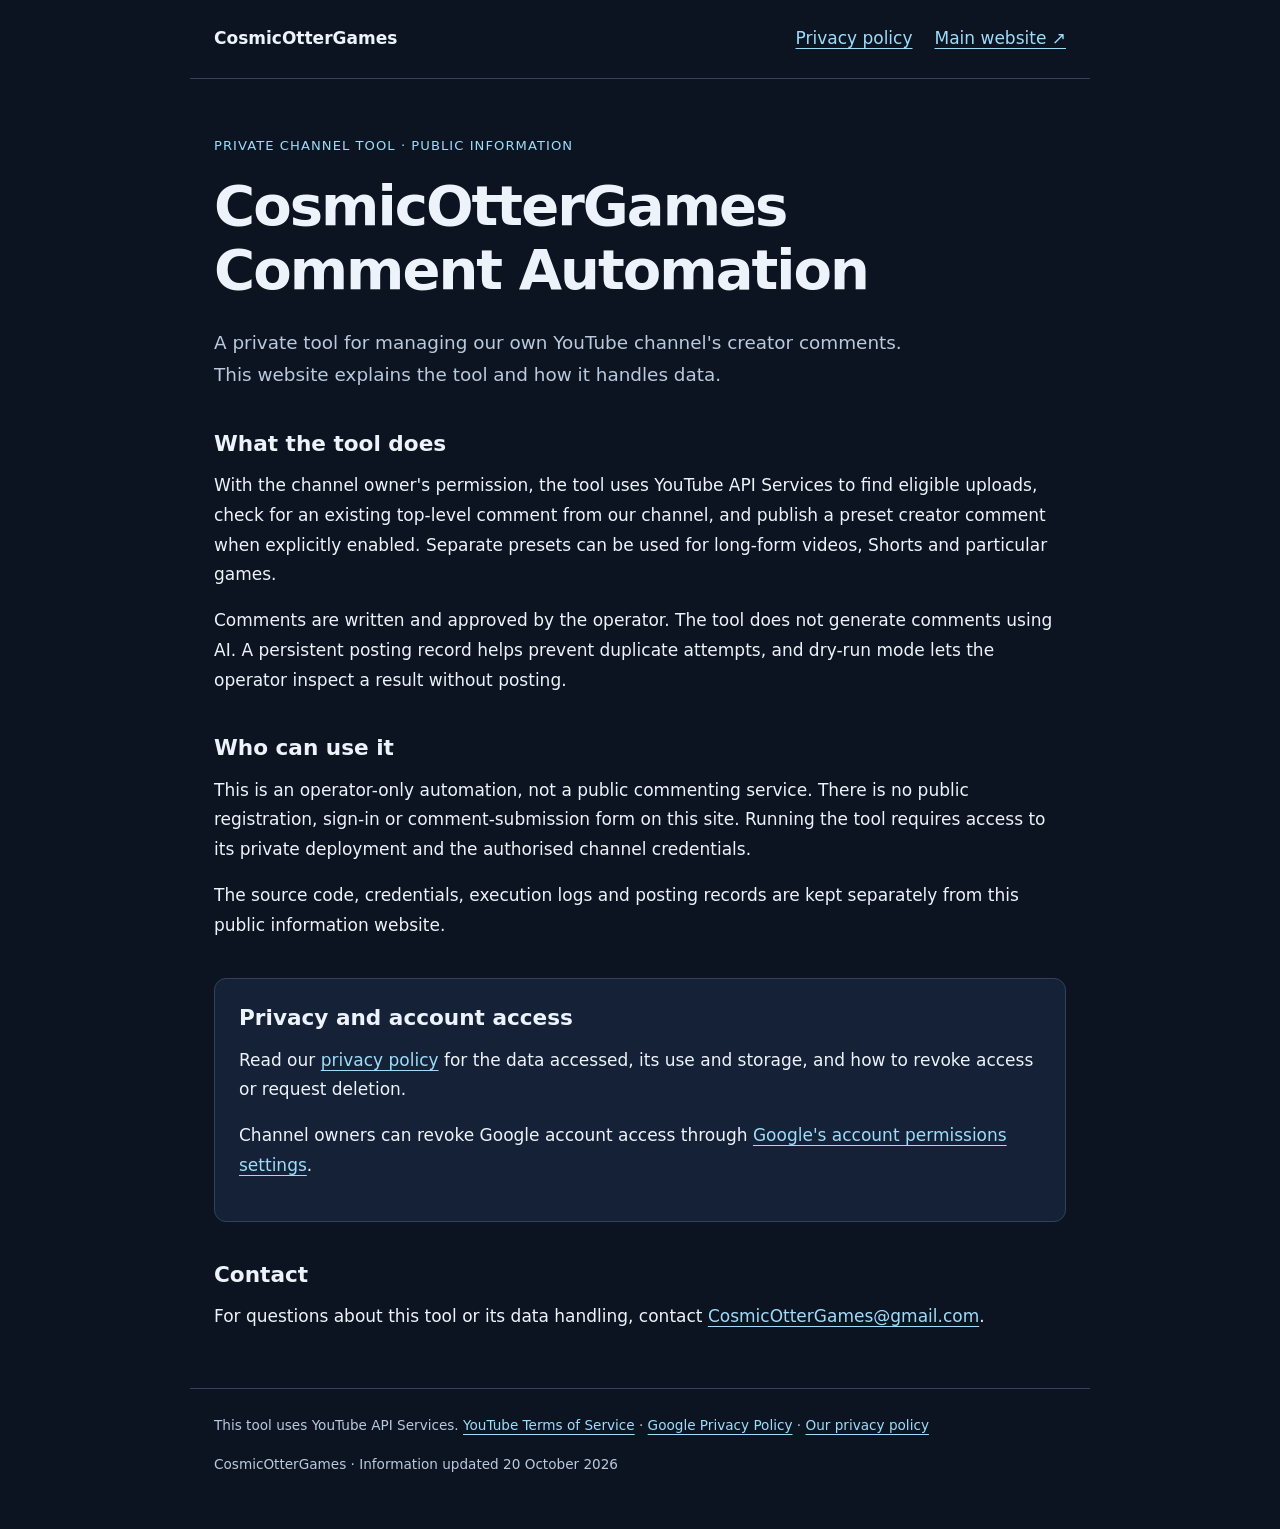
<file: index.html>
<!doctype html>
<html lang="en-GB">
<head>
  <meta charset="utf-8">
  <meta name="viewport" content="width=device-width, initial-scale=1">
  <meta name="description" content="Information about CosmicOtterGames' private YouTube creator-comment automation.">
  <title>Comment Automation · CosmicOtterGames</title>
  <link rel="stylesheet" href="styles.css">
</head>
<body>
  <header><a class="brand" href="./">CosmicOtterGames</a><nav aria-label="Main navigation"><a href="privacy.html">Privacy policy</a><a href="https://cosmicottergames.com/">Main website ↗</a></nav></header>
  <main>
    <p class="eyebrow">Private channel tool · Public information</p>
    <h1>CosmicOtterGames<br>Comment Automation</h1>
    <p class="intro">A private tool for managing our own YouTube channel's creator comments. This website explains the tool and how it handles data.</p>
    <section aria-labelledby="purpose"><h2 id="purpose">What the tool does</h2><p>With the channel owner's permission, the tool uses YouTube API Services to find eligible uploads, check for an existing top-level comment from our channel, and publish a preset creator comment when explicitly enabled. Separate presets can be used for long-form videos, Shorts and particular games.</p><p>Comments are written and approved by the operator. The tool does not generate comments using AI. A persistent posting record helps prevent duplicate attempts, and dry-run mode lets the operator inspect a result without posting.</p></section>
    <section aria-labelledby="access"><h2 id="access">Who can use it</h2><p>This is an operator-only automation, not a public commenting service. There is no public registration, sign-in or comment-submission form on this site. Running the tool requires access to its private deployment and the authorised channel credentials.</p><p>The source code, credentials, execution logs and posting records are kept separately from this public information website.</p></section>
    <section class="notice" aria-labelledby="privacy"><h2 id="privacy">Privacy and account access</h2><p>Read our <a href="privacy.html">privacy policy</a> for the data accessed, its use and storage, and how to revoke access or request deletion.</p><p>Channel owners can revoke Google account access through <a href="https://security.google.com/settings/security/permissions">Google's account permissions settings</a>.</p></section>
    <section aria-labelledby="contact"><h2 id="contact">Contact</h2><p>For questions about this tool or its data handling, contact <a href="mailto:CosmicOtterGames@gmail.com">CosmicOtterGames@gmail.com</a>.</p></section>
  </main>
  <footer><p>This tool uses YouTube API Services. <a href="https://www.youtube.com/t/terms">YouTube Terms of Service</a> · <a href="https://policies.google.com/privacy">Google Privacy Policy</a> · <a href="privacy.html">Our privacy policy</a></p><p>CosmicOtterGames · Information updated 20 October 2026</p></footer>
</body>
</html>
</file>
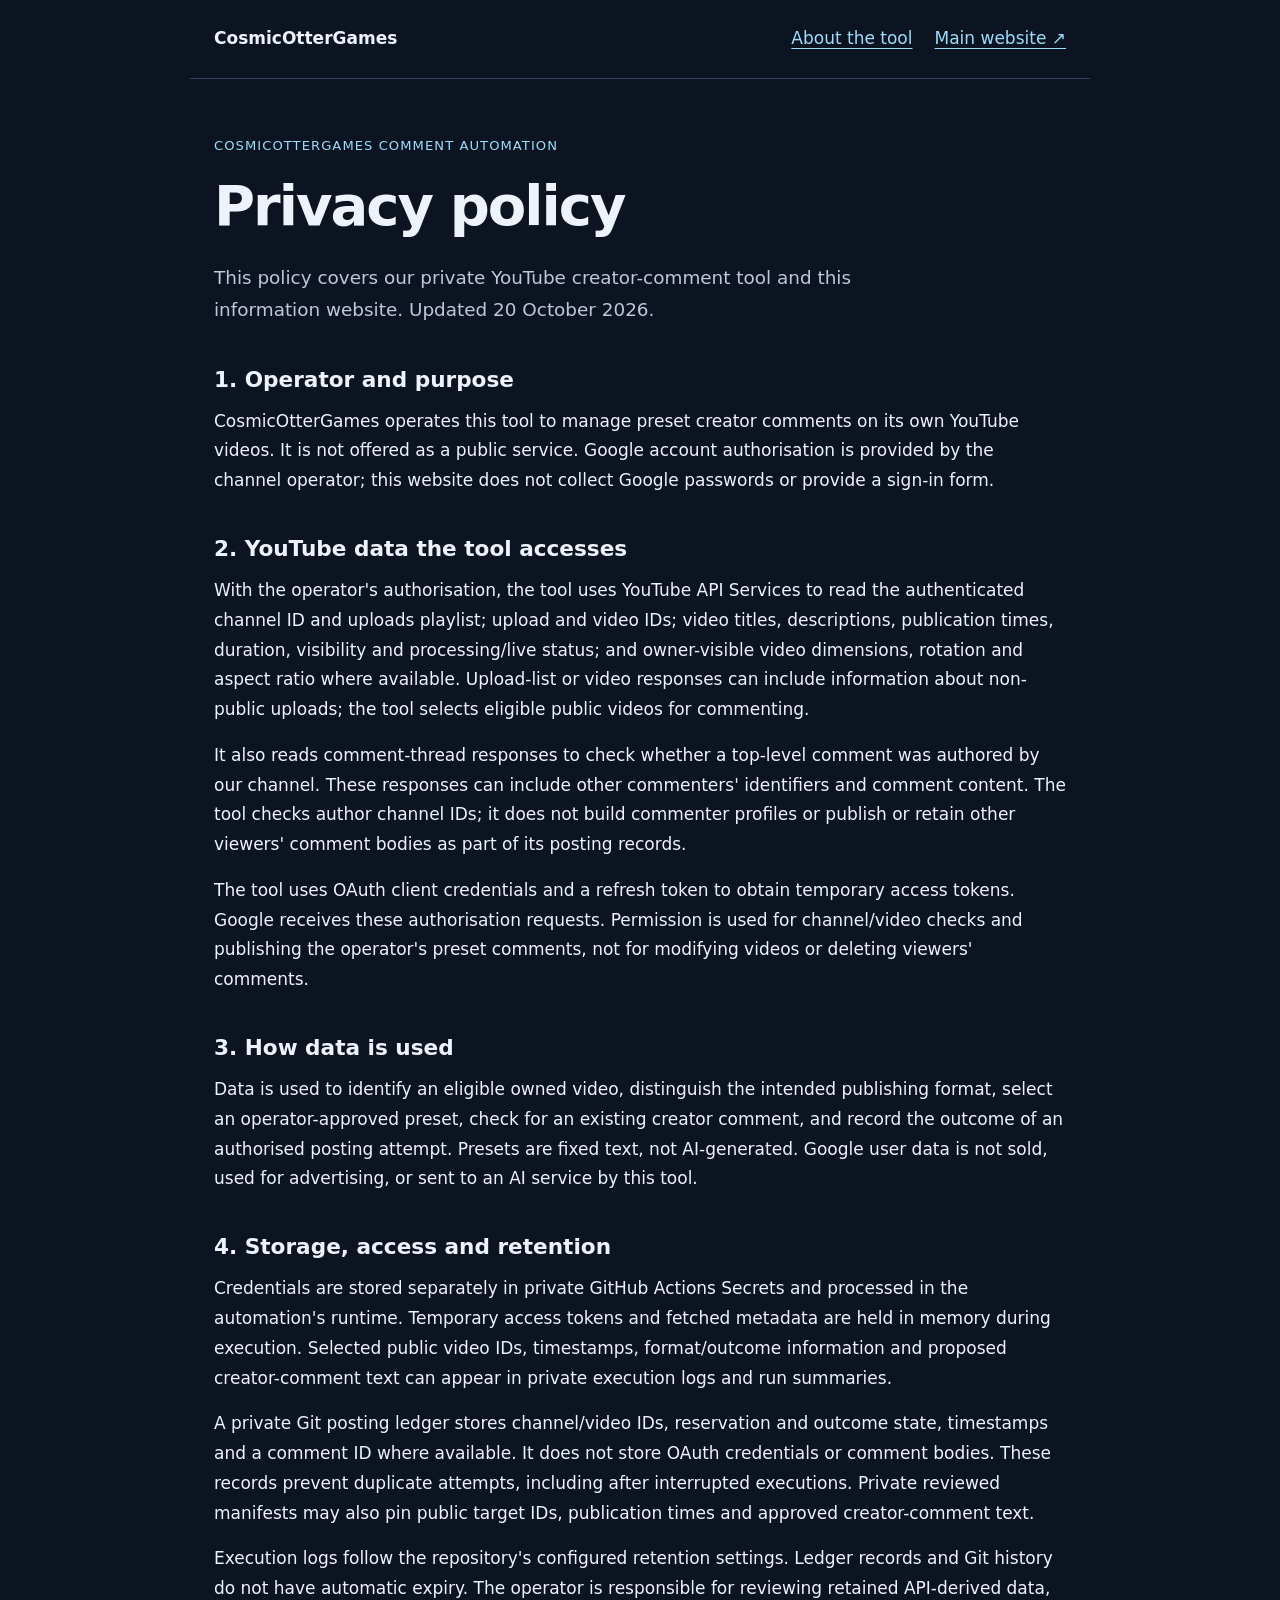
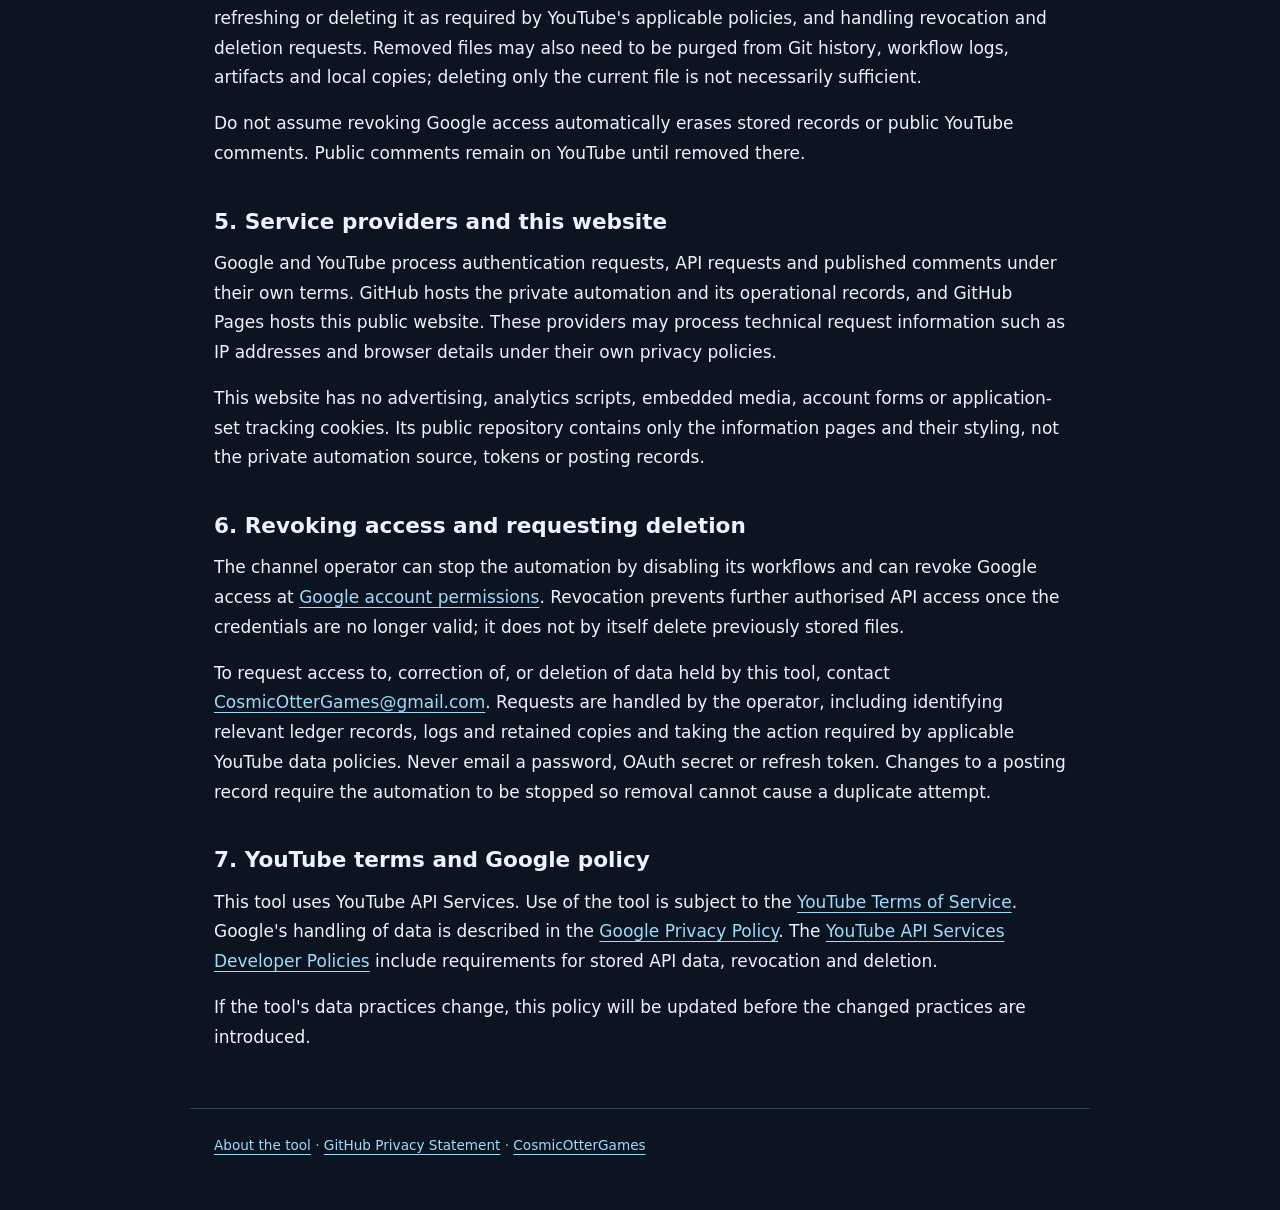
<file: privacy.html>
<!doctype html>
<html lang="en-GB">
<head>
  <meta charset="utf-8">
  <meta name="viewport" content="width=device-width, initial-scale=1">
  <meta name="description" content="Privacy policy for CosmicOtterGames Comment Automation, a private YouTube channel tool.">
  <title>Privacy policy · CosmicOtterGames Comment Automation</title>
  <link rel="stylesheet" href="styles.css">
</head>
<body>
  <header><a class="brand" href="./">CosmicOtterGames</a><nav aria-label="Main navigation"><a href="./">About the tool</a><a href="https://cosmicottergames.com/">Main website ↗</a></nav></header>
  <main>
    <p class="eyebrow">CosmicOtterGames Comment Automation</p><h1>Privacy policy</h1><p class="intro">This policy covers our private YouTube creator-comment tool and this information website. Updated 20 October 2026.</p>
    <section><h2>1. Operator and purpose</h2><p>CosmicOtterGames operates this tool to manage preset creator comments on its own YouTube videos. It is not offered as a public service. Google account authorisation is provided by the channel operator; this website does not collect Google passwords or provide a sign-in form.</p></section>
    <section><h2>2. YouTube data the tool accesses</h2><p>With the operator's authorisation, the tool uses YouTube API Services to read the authenticated channel ID and uploads playlist; upload and video IDs; video titles, descriptions, publication times, duration, visibility and processing/live status; and owner-visible video dimensions, rotation and aspect ratio where available. Upload-list or video responses can include information about non-public uploads; the tool selects eligible public videos for commenting.</p><p>It also reads comment-thread responses to check whether a top-level comment was authored by our channel. These responses can include other commenters' identifiers and comment content. The tool checks author channel IDs; it does not build commenter profiles or publish or retain other viewers' comment bodies as part of its posting records.</p><p>The tool uses OAuth client credentials and a refresh token to obtain temporary access tokens. Google receives these authorisation requests. Permission is used for channel/video checks and publishing the operator's preset comments, not for modifying videos or deleting viewers' comments.</p></section>
    <section><h2>3. How data is used</h2><p>Data is used to identify an eligible owned video, distinguish the intended publishing format, select an operator-approved preset, check for an existing creator comment, and record the outcome of an authorised posting attempt. Presets are fixed text, not AI-generated. Google user data is not sold, used for advertising, or sent to an AI service by this tool.</p></section>
    <section><h2>4. Storage, access and retention</h2><p>Credentials are stored separately in private GitHub Actions Secrets and processed in the automation's runtime. Temporary access tokens and fetched metadata are held in memory during execution. Selected public video IDs, timestamps, format/outcome information and proposed creator-comment text can appear in private execution logs and run summaries.</p><p>A private Git posting ledger stores channel/video IDs, reservation and outcome state, timestamps and a comment ID where available. It does not store OAuth credentials or comment bodies. These records prevent duplicate attempts, including after interrupted executions. Private reviewed manifests may also pin public target IDs, publication times and approved creator-comment text.</p><p>Execution logs follow the repository's configured retention settings. Ledger records and Git history do not have automatic expiry. The operator is responsible for reviewing retained API-derived data, refreshing or deleting it as required by YouTube's applicable policies, and handling revocation and deletion requests. Removed files may also need to be purged from Git history, workflow logs, artifacts and local copies; deleting only the current file is not necessarily sufficient.</p><p>Do not assume revoking Google access automatically erases stored records or public YouTube comments. Public comments remain on YouTube until removed there.</p></section>
    <section><h2>5. Service providers and this website</h2><p>Google and YouTube process authentication requests, API requests and published comments under their own terms. GitHub hosts the private automation and its operational records, and GitHub Pages hosts this public website. These providers may process technical request information such as IP addresses and browser details under their own privacy policies.</p><p>This website has no advertising, analytics scripts, embedded media, account forms or application-set tracking cookies. Its public repository contains only the information pages and their styling, not the private automation source, tokens or posting records.</p></section>
    <section><h2>6. Revoking access and requesting deletion</h2><p>The channel operator can stop the automation by disabling its workflows and can revoke Google access at <a href="https://security.google.com/settings/security/permissions">Google account permissions</a>. Revocation prevents further authorised API access once the credentials are no longer valid; it does not by itself delete previously stored files.</p><p>To request access to, correction of, or deletion of data held by this tool, contact <a href="mailto:CosmicOtterGames@gmail.com">CosmicOtterGames@gmail.com</a>. Requests are handled by the operator, including identifying relevant ledger records, logs and retained copies and taking the action required by applicable YouTube data policies. Never email a password, OAuth secret or refresh token. Changes to a posting record require the automation to be stopped so removal cannot cause a duplicate attempt.</p></section>
    <section><h2>7. YouTube terms and Google policy</h2><p>This tool uses YouTube API Services. Use of the tool is subject to the <a href="https://www.youtube.com/t/terms">YouTube Terms of Service</a>. Google's handling of data is described in the <a href="https://policies.google.com/privacy">Google Privacy Policy</a>. The <a href="https://developers.google.com/youtube/terms/developer-policies">YouTube API Services Developer Policies</a> include requirements for stored API data, revocation and deletion.</p><p>If the tool's data practices change, this policy will be updated before the changed practices are introduced.</p></section>
  </main>
  <footer><p><a href="./">About the tool</a> · <a href="https://docs.github.com/en/site-policy/privacy-policies/github-general-privacy-statement">GitHub Privacy Statement</a> · <a href="https://cosmicottergames.com/">CosmicOtterGames</a></p></footer>
</body>
</html>
</file>
<file: styles.css>
:root{color-scheme:dark;--bg:#0c1422;--panel:#142137;--ink:#edf3fa;--muted:#bac9dc;--accent:#9edcfa;--border:#30425d}
*{box-sizing:border-box}body{margin:0;background:var(--bg);color:var(--ink);font:17px/1.75 system-ui,-apple-system,BlinkMacSystemFont,"Segoe UI",sans-serif}header,main,footer{width:min(900px,100%);margin:auto;padding:24px}header{display:flex;justify-content:space-between;gap:20px;align-items:center;border-bottom:1px solid var(--border)}.brand{font-weight:750;text-decoration:none;color:var(--ink)}nav{display:flex;gap:22px;flex-wrap:wrap}a{color:var(--accent);text-underline-offset:4px;overflow-wrap:anywhere}a:hover{text-decoration-thickness:2px}a:focus-visible{outline:3px solid var(--accent);outline-offset:5px}main{padding-top:56px;padding-bottom:40px}h1{font-size:clamp(2rem,6vw,3.5rem);line-height:1.15;letter-spacing:-.035em;margin:12px 0 24px}h2{font-size:1.35rem;line-height:1.4;margin:0 0 12px}.eyebrow{font-size:.82rem;letter-spacing:.08em;text-transform:uppercase;color:var(--accent)}.intro{font-size:1.15rem;color:var(--muted);max-width:730px}section{margin-top:38px}p{margin:0 0 16px}.notice{background:var(--panel);padding:24px;border:1px solid var(--border);border-radius:12px}footer{border-top:1px solid var(--border);font-size:.85rem;color:var(--muted);padding-top:25px;padding-bottom:36px}@media(max-width:600px){header{align-items:flex-start;flex-direction:column}header,main,footer{padding-left:20px;padding-right:20px}main{padding-top:36px}nav{font-size:.9rem;gap:18px}h1{font-size:2.2rem}}
</file>
